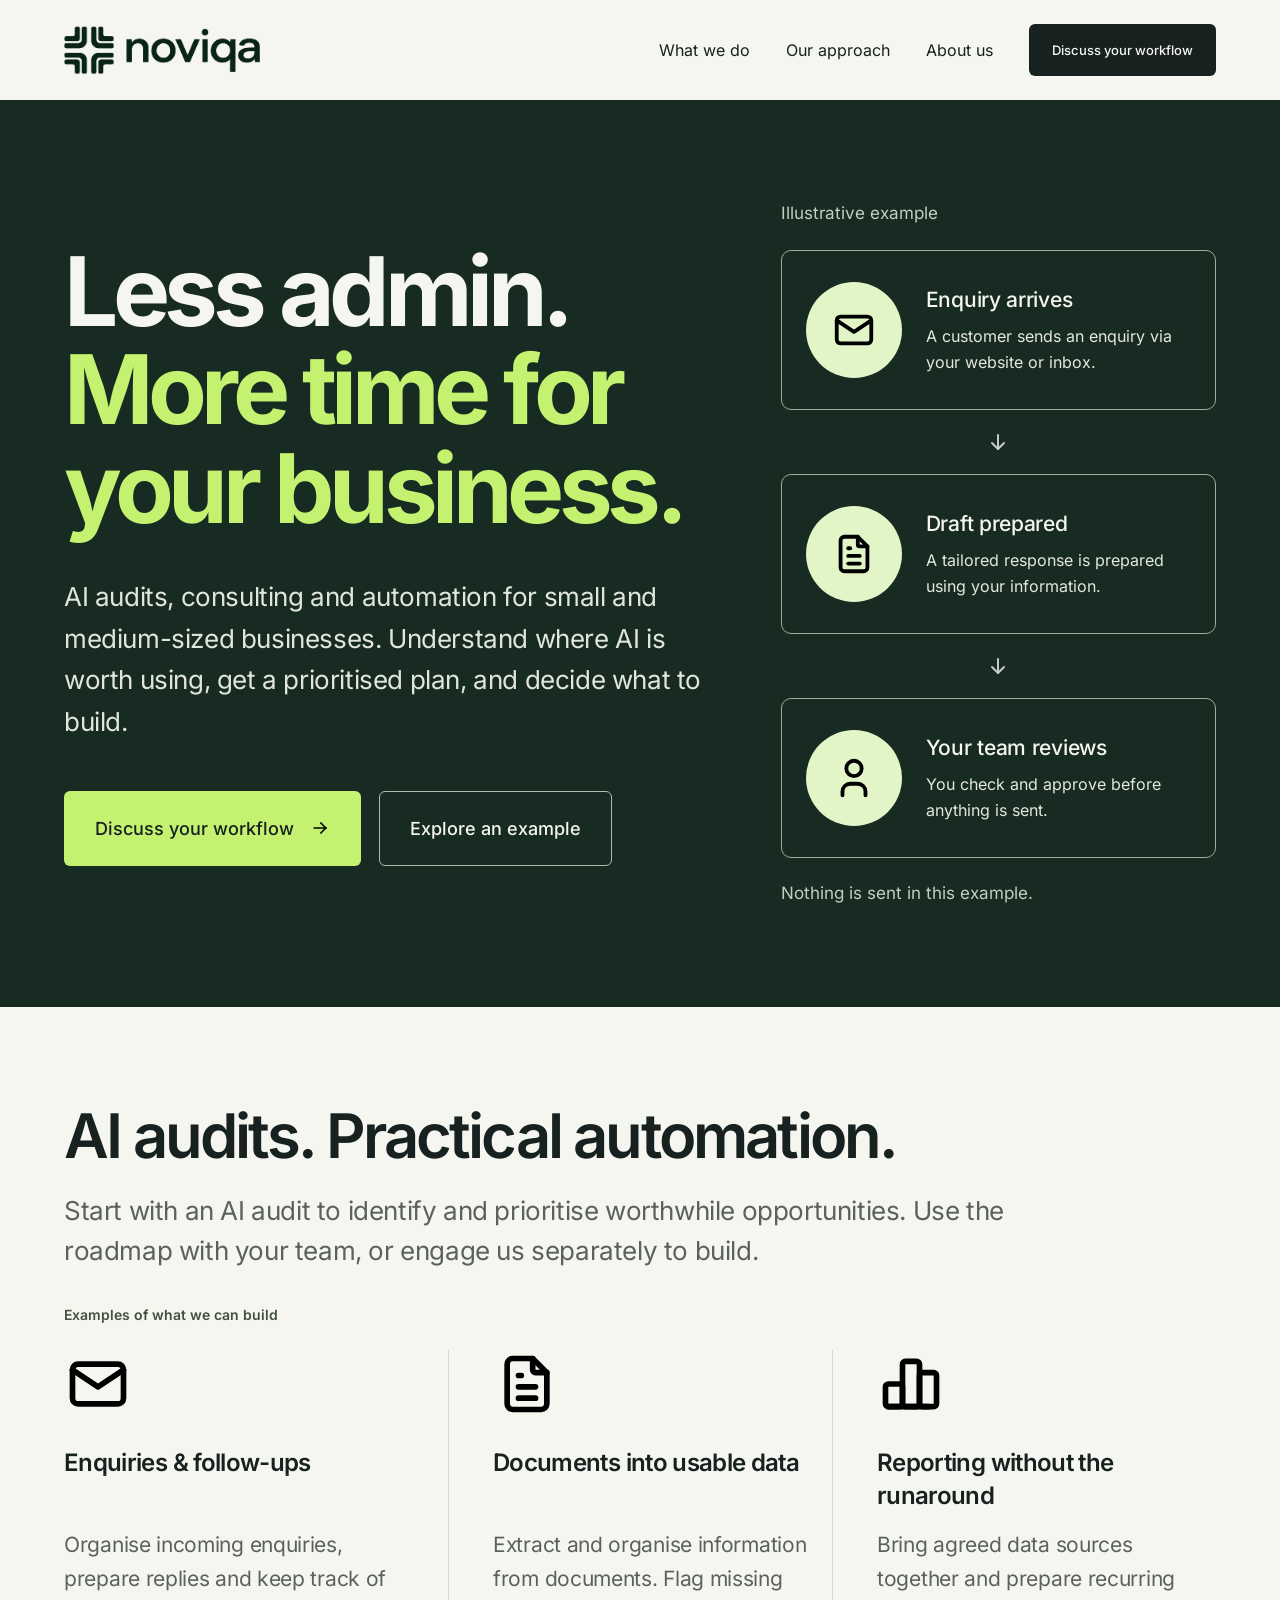
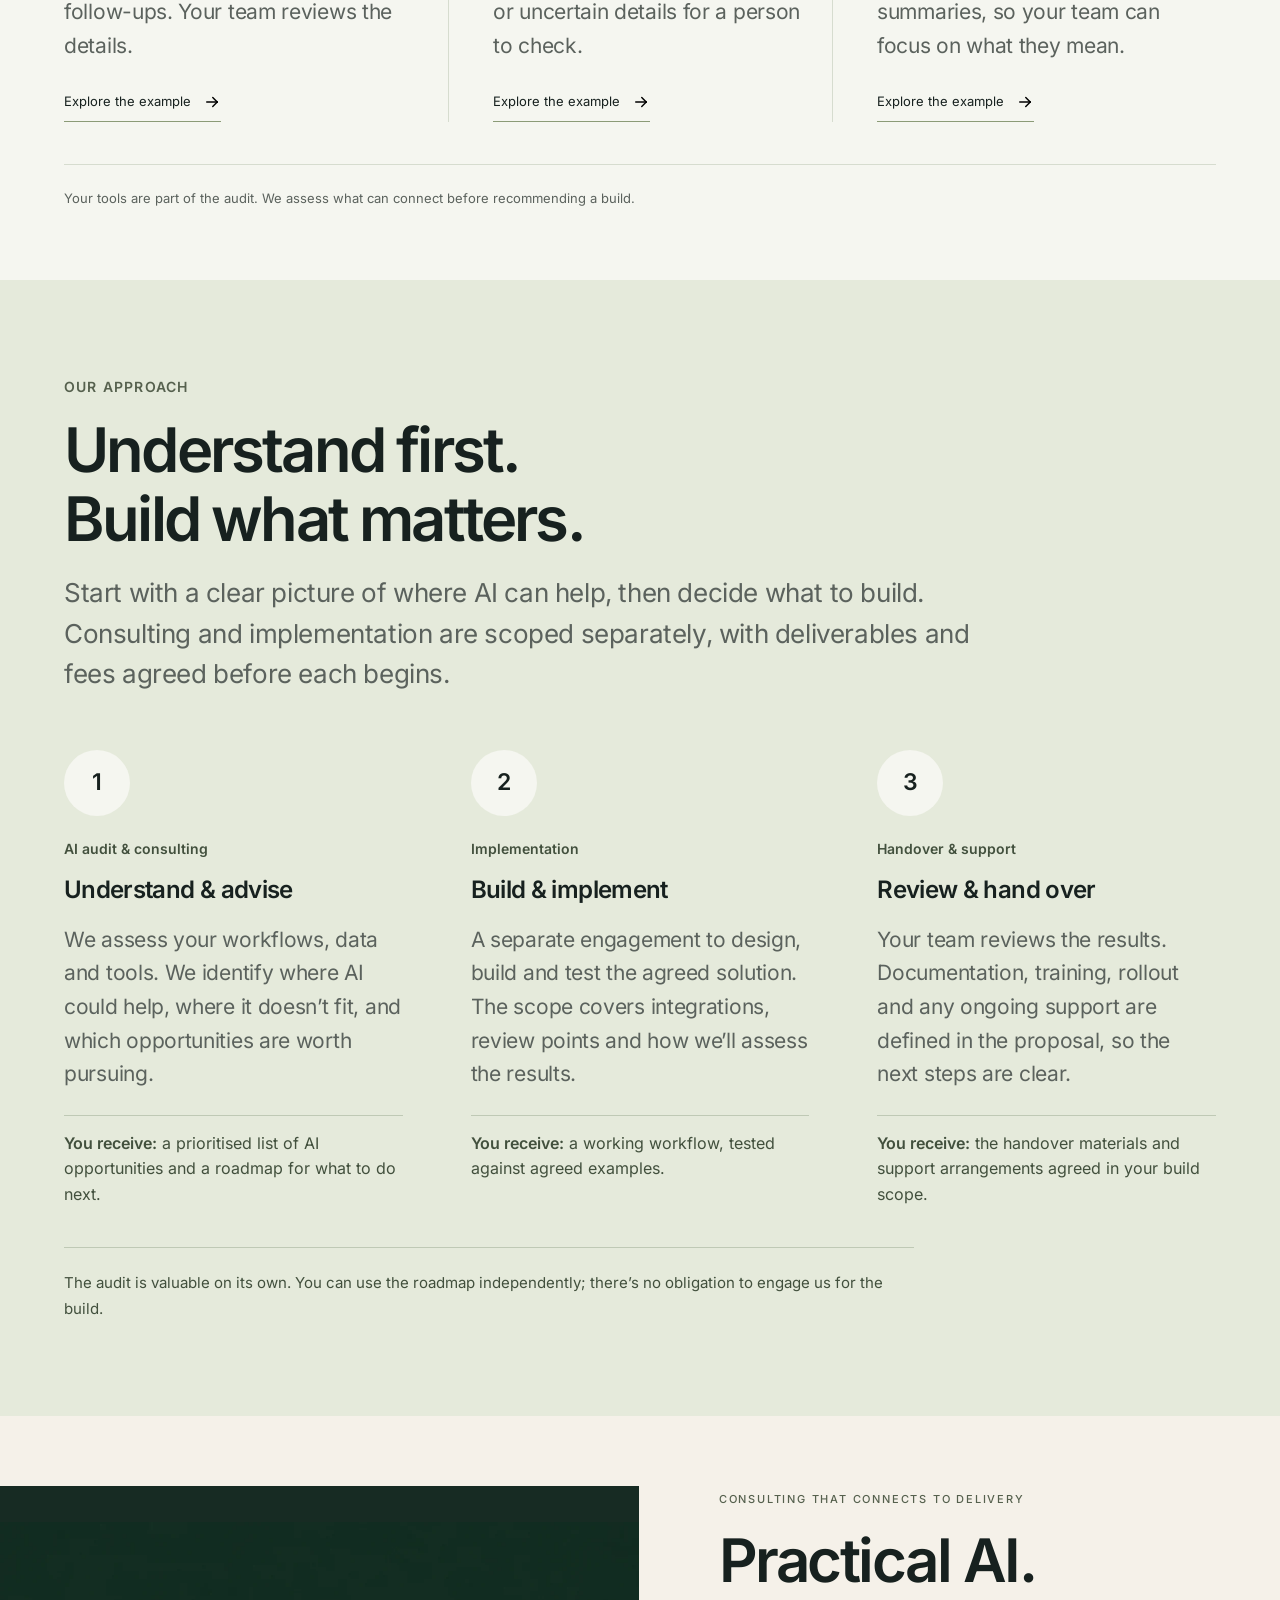
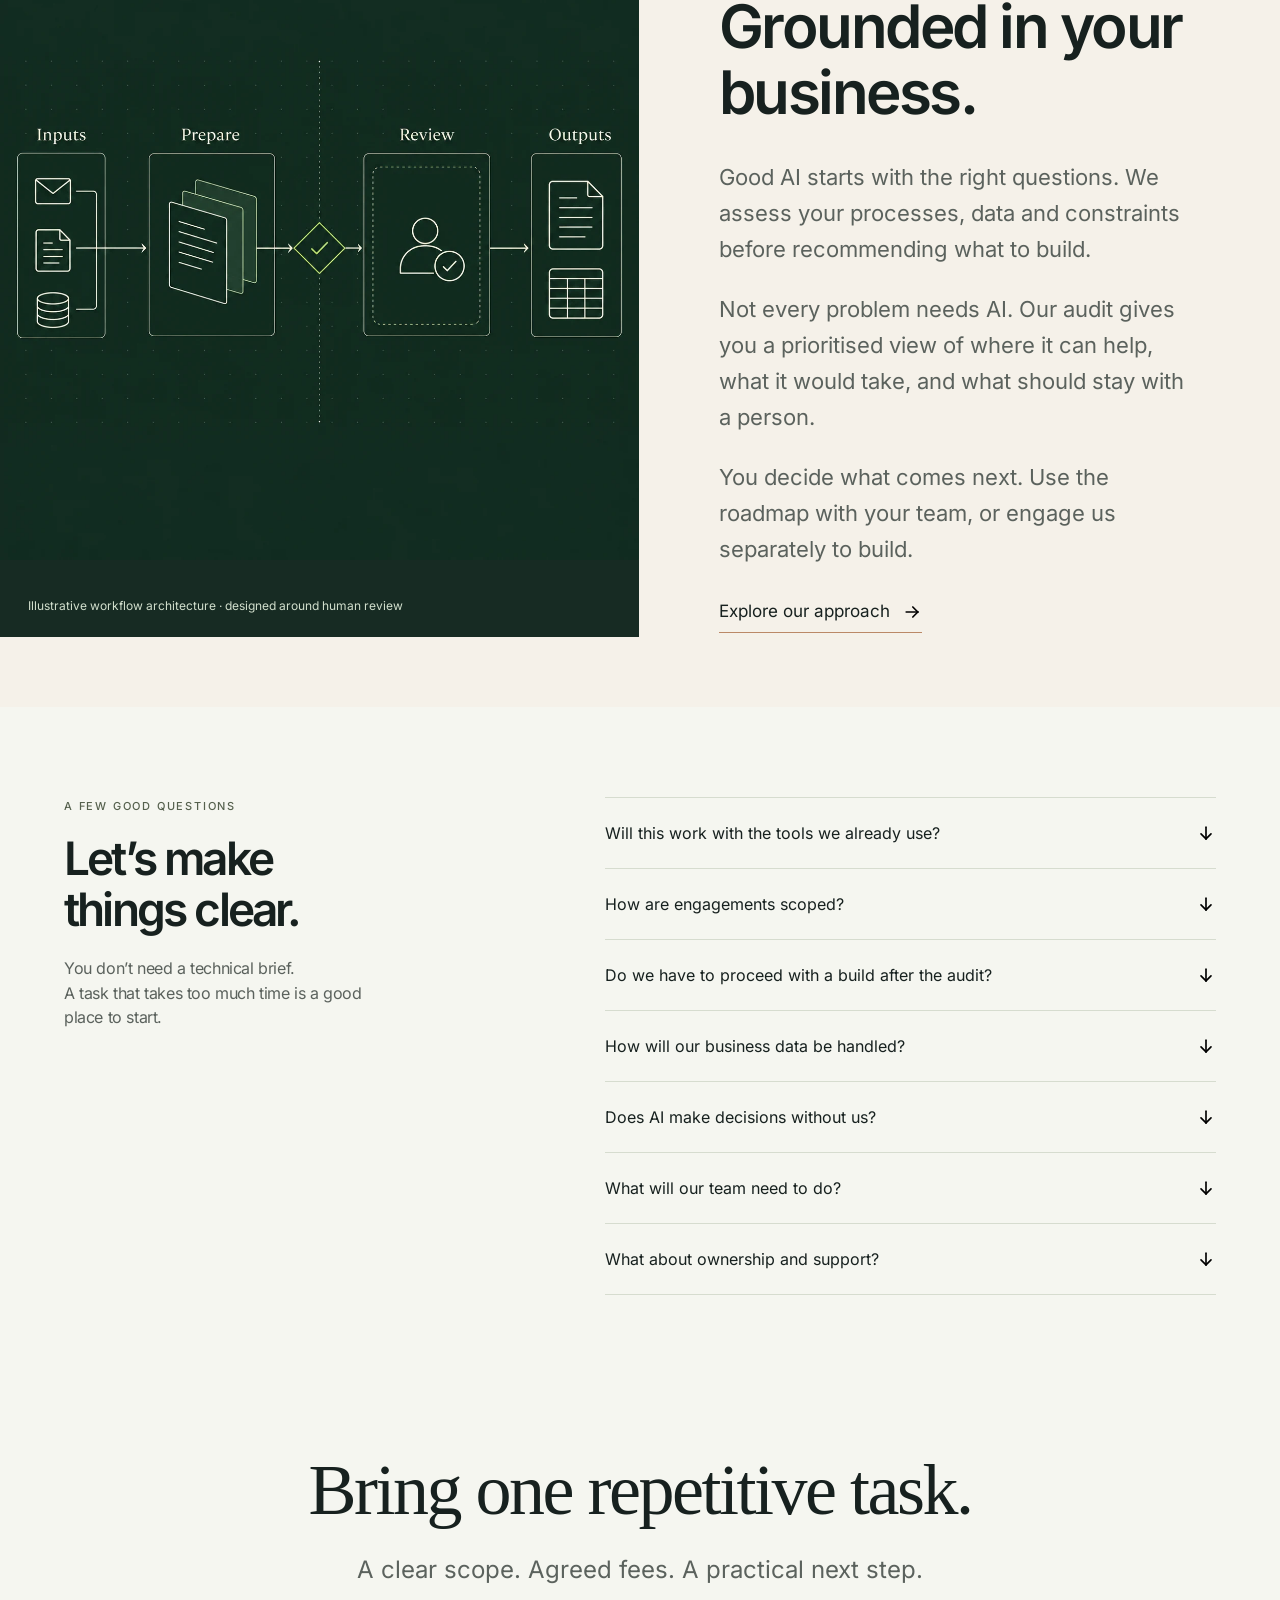
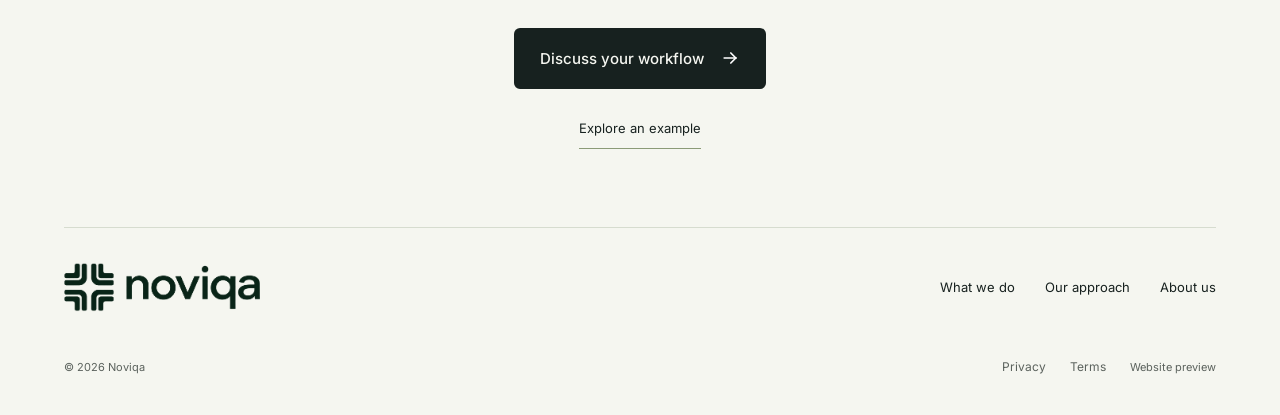
<file: app.html>
<!doctype html>
<html lang="en">
<head>
  <meta charset="UTF-8">
  <meta name="viewport" content="width=device-width, initial-scale=1">
  <meta name="description" content="AI auditing, consulting and implementation for small and medium-sized businesses. Clear priorities, agreed fees, and practical workflows with your team in control.">
  <meta name="theme-color" content="#17211f">
  <title>Noviqa | Less admin. More time for your business.</title>
  <link rel="icon" href="assets/brand/converge-symbol.png" type="image/png">
  <link rel="preload" href="assets/fonts/inter-latin-400.woff2" as="font" type="font/woff2" crossorigin>
  <link rel="preload" href="assets/fonts/inter-latin-700.woff2" as="font" type="font/woff2" crossorigin>
  <link rel="stylesheet" href="styles.css">
  <script src="script.js" defer></script>
</head>
<body>
  <a class="skip-link" href="#main">Skip to content</a>
  <header class="site-header">
    <div class="container header-inner">
      <a class="wordmark logo-wordmark" href="#" aria-label="Noviqa home"><span class="brand-logo-frame"><img class="brand-logo-image" src="assets/brand/converge-lockup.png" alt="Noviqa" width="2172" height="724"></span></a>
      <button class="menu-toggle icon-button" aria-expanded="false" aria-controls="main-navigation" aria-label="Open navigation"><img src="assets/icons/menu-2.svg" alt="" width="24" height="24"></button>
      <nav id="main-navigation" aria-label="Main navigation">
        <a href="#services">What we do</a><a href="#process">Our approach</a><a href="#about">About us</a>
        <button class="button button-dark header-cta" data-open="contact-dialog">Discuss your workflow</button>
      </nav>
    </div>
  </header>
  <main id="main">
    <section class="hero" aria-labelledby="hero-title">
      <div class="container hero-grid">
        <div class="hero-copy">
          <h1 id="hero-title">Less admin.<br><span>More time for<br class="desktop-break"> your business.</span></h1>
          <p>AI audits, consulting and automation for small and medium-sized businesses. Understand where AI is worth using, get a prioritised plan, and decide what to build.</p>
          <div class="hero-actions">
            <button class="button button-lime" data-open="contact-dialog">Discuss your workflow <img src="assets/icons/arrow-right.svg" alt="" width="20" height="20"></button>
            <button class="button button-outline" data-open="example-dialog">Explore an example</button>
          </div>
        </div>
        <div class="workflow-preview">
          <p class="workflow-label">Illustrative example</p>
          <ol class="workflow-list">
            <li><div class="workflow-step"><img class="workflow-icon" src="assets/icons/mail.svg" alt="" width="76" height="76"><div><h2>Enquiry arrives</h2><p>A customer sends an enquiry via your website or inbox.</p></div></div><img class="flow-arrow" src="assets/icons/arrow-down.svg" alt="" width="24" height="38"></li>
            <li><div class="workflow-step"><img class="workflow-icon" src="assets/icons/file-text.svg" alt="" width="76" height="76"><div><h2>Draft prepared</h2><p>A tailored response is prepared using your information.</p></div></div><img class="flow-arrow" src="assets/icons/arrow-down.svg" alt="" width="24" height="38"></li>
            <li><div class="workflow-step"><img class="workflow-icon" src="assets/icons/user.svg" alt="" width="76" height="76"><div><h2>Your team reviews</h2><p>You check and approve before anything is sent.</p></div></div></li>
          </ol>
          <p class="workflow-caption">Nothing is sent in this example.</p>
        </div>
      </div>
    </section>
    <section class="services section" id="services" aria-labelledby="services-title">
      <div class="container">
        <h2 class="section-title" id="services-title">AI audits. Practical automation.</h2>
        <p class="section-intro">Start with an AI audit to identify and prioritise worthwhile opportunities. Use the roadmap with your team, or engage us separately to build.</p>
        <p class="service-examples-label">Examples of what we can build</p>
        <div class="service-grid">
          <article class="service"><img class="service-icon" src="assets/icons/mail.svg" alt="" width="54" height="54"><h3>Enquiries &amp; follow-ups</h3><p>Organise incoming enquiries, prepare replies and keep track of follow-ups. Your team reviews the details.</p><button class="text-link" data-example-link="enquiries">Explore the example <img src="assets/icons/arrow-right.svg" alt="" width="18" height="18"></button></article>
          <article class="service"><img class="service-icon" src="assets/icons/file-text.svg" alt="" width="54" height="54"><h3>Documents into usable data</h3><p>Extract and organise information from documents. Flag missing or uncertain details for a person to check.</p><button class="text-link" data-example-link="documents">Explore the example <img src="assets/icons/arrow-right.svg" alt="" width="18" height="18"></button></article>
          <article class="service"><img class="service-icon" src="assets/icons/chart-bar.svg" alt="" width="54" height="54"><h3>Reporting without the runaround</h3><p>Bring agreed data sources together and prepare recurring summaries, so your team can focus on what they mean.</p><button class="text-link" data-example-link="reports">Explore the example <img src="assets/icons/arrow-right.svg" alt="" width="18" height="18"></button></article>
        </div>
        <p class="services-note">Your tools are part of the audit. We assess what can connect before recommending a build.</p>
      </div>
    </section>
    <section class="process section" id="process" aria-labelledby="process-title">
      <div class="container">
        <p class="eyebrow">Our approach</p>
        <h2 class="section-title" id="process-title">Understand first.<br>Build what matters.</h2>
        <p class="section-intro">Start with a clear picture of where AI can help, then decide what to build. Consulting and implementation are scoped separately, with deliverables and fees agreed before each begins.</p>
        <ol class="process-grid">
          <li><span class="step-number">1</span><p class="stage-label">AI audit &amp; consulting</p><h3>Understand &amp; advise</h3><p>We assess your workflows, data and tools. We identify where AI could help, where it doesn’t fit, and which opportunities are worth pursuing.</p><p class="step-deliverable"><strong>You receive:</strong> a prioritised list of AI opportunities and a roadmap for what to do next.</p></li>
          <li><span class="step-number">2</span><p class="stage-label">Implementation</p><h3>Build &amp; implement</h3><p>A separate engagement to design, build and test the agreed solution. The scope covers integrations, review points and how we’ll assess the results.</p><p class="step-deliverable"><strong>You receive:</strong> a working workflow, tested against agreed examples.</p></li>
          <li><span class="step-number">3</span><p class="stage-label">Handover &amp; support</p><h3>Review &amp; hand over</h3><p>Your team reviews the results. Documentation, training, rollout and any ongoing support are defined in the proposal, so the next steps are clear.</p><p class="step-deliverable"><strong>You receive:</strong> the handover materials and support arrangements agreed in your build scope.</p></li>
        </ol>
        <p class="process-note">The audit is valuable on its own. You can use the roadmap independently; there’s no obligation to engage us for the build.</p>
      </div>
    </section>
    <section class="about section" id="about" aria-labelledby="about-title">
      <div class="container about-grid">
        <figure class="architecture-figure"><img class="about-image" src="assets/workflow-architecture.webp" alt="Illustrative AI workflow architecture: information inputs are prepared and checked, then reviewed by a person before structured outputs." width="1254" height="1254" loading="lazy"><figcaption>Illustrative workflow architecture · designed around human review</figcaption></figure>
        <div class="about-copy">
          <p class="eyebrow">Consulting that connects to delivery</p>
          <h2 id="about-title">Practical AI.<br>Grounded in your business.</h2>
          <p>Good AI starts with the right questions. We assess your processes, data and constraints before recommending what to build.</p>
          <p>Not every problem needs AI. Our audit gives you a prioritised view of where it can help, what it would take, and what should stay with a person.</p>
          <p>You decide what comes next. Use the roadmap with your team, or engage us separately to build.</p>
          <a class="text-link" href="#process">Explore our approach <img src="assets/icons/arrow-right.svg" alt="" width="20" height="20"></a>
        </div>
      </div>
    </section>
    <section class="faq section" id="faq" aria-labelledby="faq-title">
      <div class="container faq-grid">
        <div><p class="eyebrow">A few good questions</p><h2 class="section-title" id="faq-title">Let’s make<br>things clear.</h2><p class="section-intro">You don’t need a technical brief.<br>A task that takes too much time is a good place to start.</p></div>
        <div class="faq-items">
          <details><summary>Will this work with the tools we already use?<img src="assets/icons/arrow-down.svg" alt="" width="20" height="20"></summary><p>That’s one of the questions we assess in the audit. We review the integrations, permissions and data available in your tools, then explain feasibility and limits before you decide on implementation.</p></details>
          <details><summary>How are engagements scoped?<img src="assets/icons/arrow-down.svg" alt="" width="20" height="20"></summary><p>AI auditing and consulting are scoped independently from implementation. For each engagement, we agree the deliverables, fees and timeline before starting, so you know what to expect.</p></details>
          <details><summary>Do we have to proceed with a build after the audit?<img src="assets/icons/arrow-down.svg" alt="" width="20" height="20"></summary><p>No. The audit produces findings and a practical roadmap you can use independently. You decide whether to take the next steps with your team or engage us separately for implementation.</p></details>
          <details><summary>How will our business data be handled?<img src="assets/icons/arrow-down.svg" alt="" width="20" height="20"></summary><p>Before building, we agree what data is needed, which services will process it, who can access it, and any retention requirements. Hosting and provider choices are part of that discussion.</p></details>
          <details><summary>Does AI make decisions without us?<img src="assets/icons/arrow-down.svg" alt="" width="20" height="20"></summary><p>We define the boundaries with you. Routine steps can be automated, while uncertain results, sensitive communications, and important decisions can be routed to a person for approval.</p></details>
          <details><summary>What will our team need to do?<img src="assets/icons/arrow-down.svg" alt="" width="20" height="20"></summary><p>Someone who understands the workflow helps us map it and review the pilot. We agree the time commitment and checkpoints during scoping. A fictional or redacted example is enough for the first conversation.</p></details>
          <details><summary>What about ownership and support?<img src="assets/icons/arrow-down.svg" alt="" width="20" height="20"></summary><p>Ownership, access, handover, and any ongoing costs are set out in the proposal. Training, monitoring, maintenance, and future improvements are agreed as part of the rollout and support arrangements.</p></details>
        </div>
      </div>
    </section>
    <section class="closing section" id="contact" aria-labelledby="contact-title">
      <div class="container"><h2 id="contact-title">Bring one repetitive task.</h2><p>A clear scope. Agreed fees. A practical next step.</p><button class="button button-dark" data-open="contact-dialog">Discuss your workflow <img src="assets/icons/arrow-right.svg" alt="" width="20" height="20"></button><button class="closing-example text-link" data-open="example-dialog">Explore an example</button></div>
    </section>
  </main>
  <footer class="site-footer">
    <div class="container footer-top"><a class="wordmark logo-wordmark" href="#" aria-label="Noviqa home"><span class="brand-logo-frame"><img class="brand-logo-image" src="assets/brand/converge-lockup.png" alt="Noviqa" width="2172" height="724"></span></a><nav aria-label="Footer navigation"><a href="#services">What we do</a><a href="#process">Our approach</a><a href="#about">About us</a></nav></div>
    <div class="container footer-bottom"><p>© <span id="year">2026</span> Noviqa</p><div><button data-policy="privacy">Privacy</button><button data-policy="terms">Terms</button><span>Website preview</span></div></div>
  </footer>

  <dialog class="example-dialog" id="example-dialog" aria-labelledby="example-heading">
    <div class="dialog-header"><p class="eyebrow">Explore a workflow</p><button class="icon-button" data-close aria-label="Close example"><img src="assets/icons/x.svg" alt="" width="24" height="24"></button></div>
    <h2 id="example-heading">A little less manual.</h2>
    <p class="dialog-intro">Fictional inputs and prewritten outputs. Nothing is sent or connected to your systems.</p>
    <div class="demo-tabs" role="tablist" aria-label="Example workflows">
      <button id="tab-enquiries" role="tab" aria-selected="true" aria-controls="demo-panel" data-example="enquiries">Enquiries</button>
      <button id="tab-documents" role="tab" aria-selected="false" aria-controls="demo-panel" tabindex="-1" data-example="documents">Documents</button>
      <button id="tab-reports" role="tab" aria-selected="false" aria-controls="demo-panel" tabindex="-1" data-example="reports">Reporting</button>
    </div>
    <div id="demo-panel" role="tabpanel" aria-labelledby="tab-enquiries" tabindex="0">
      <h3 id="demo-title">Give every enquiry a clear next step.</h3>
      <div class="sample-grid"><div><h4>Incoming work · fictional sample</h4><p id="sample-input"></p></div><div><h4>Prepared output · illustration</h4><p id="sample-output"></p></div></div>
      <p class="review-note" id="sample-review"></p>
      <div class="demo-controls"><button class="button button-dark" id="sample-approve">Simulate approval</button><button class="text-link" id="sample-reset"><img src="assets/icons/refresh.svg" alt="" width="18" height="18">Reset example</button></div>
      <p id="sample-status" role="status" aria-live="polite"></p>
      <p class="measure"><strong>What we’d measure:</strong> <span id="demo-measure"></span></p>
    </div>
  </dialog>
  <dialog class="contact-dialog" id="contact-dialog" aria-labelledby="contact-heading">
    <div class="dialog-header"><p class="eyebrow">Start with the work</p><button class="icon-button" data-close aria-label="Close workflow brief"><img src="assets/icons/x.svg" alt="" width="24" height="24"></button></div>
    <h2 id="contact-heading">What’s taking up<br>too much of your day?</h2>
    <p class="dialog-intro">A couple of sentences is enough. Describe the task, the tools involved, and what you’d like to improve.</p>
    <p class="engagement-note">Consulting and implementation are scoped separately, with deliverables and fees agreed before work begins.</p>
    <p class="preview-notice">This preview prepares a brief on your device. It doesn’t send an enquiry. Contact and booking details will be added before launch.</p>
    <form id="brief-form">
      <label for="brief-task">The repetitive task <span>(required)</span></label>
      <textarea id="brief-task" name="task" rows="3" required maxlength="2000" placeholder="For example, we copy each enquiry from our inbox into a spreadsheet…"></textarea>
      <label for="brief-tools">The tools you use <span>(optional)</span></label><input id="brief-tools" name="tools" maxlength="300" placeholder="Your inbox, spreadsheets, CRM…">
      <label for="brief-goal">What would make this better? <span>(optional)</span></label><input id="brief-goal" name="goal" maxlength="500" placeholder="Less retyping, fewer missed follow-ups…">
      <button class="button button-dark" type="submit">Prepare my brief <img src="assets/icons/arrow-right.svg" alt="" width="20" height="20"></button>
    </form>
    <div id="brief-result" hidden><label for="prepared-brief">Your workflow brief</label><textarea id="prepared-brief" rows="7" readonly></textarea><div class="brief-actions"><button class="button button-dark" id="copy-brief">Copy brief</button><button class="text-link" id="edit-brief">Edit brief</button></div><p id="brief-status" role="status" aria-live="polite"></p></div>
    <p class="small-note">Use a fictional or redacted example. Please don’t include passwords, personal information, or sensitive business data.</p>
  </dialog>
  <dialog class="policy-dialog" id="policy-dialog" aria-labelledby="policy-heading"><div class="dialog-header"><p class="eyebrow">Website preview</p><button class="icon-button" data-close aria-label="Close information"><img src="assets/icons/x.svg" alt="" width="24" height="24"></button></div><h2 id="policy-heading"></h2><p id="policy-copy"></p><button class="button button-dark" data-close>Back to the website</button></dialog>
</body>
</html>
</file>
<file: styles.css>
@font-face{font-family:Inter;src:url('assets/fonts/inter-latin-400.woff2') format('woff2');font-weight:400;font-display:swap}
@font-face{font-family:Inter;src:url('assets/fonts/inter-latin-500.woff2') format('woff2');font-weight:500;font-display:swap}
@font-face{font-family:Inter;src:url('assets/fonts/inter-latin-600.woff2') format('woff2');font-weight:600;font-display:swap}
@font-face{font-family:Inter;src:url('assets/fonts/inter-latin-700.woff2') format('woff2');font-weight:700;font-display:swap}
:root{--ink:#17211f;--forest:#172b23;--paper:#f5f6f0;--cream:#f5f1e9;--sage:#e5eadb;--lime:#c4f270;--muted:#5b625d;--line:#d6dccf;--serif:Georgia,'Times New Roman',serif}
*{box-sizing:border-box}
html{scroll-behavior:smooth;scroll-padding-top:32px}
body{margin:0;background:var(--paper);color:var(--ink);font:400 16px/1.65 Inter,Arial,Helvetica,sans-serif;-webkit-font-smoothing:antialiased}
body.dialog-open{overflow:hidden}
button,input,textarea{font:inherit}
button,a,summary{-webkit-tap-highlight-color:transparent;touch-action:manipulation}
button{cursor:pointer;color:inherit}
button:disabled{cursor:default;opacity:.65}
a{color:inherit;text-decoration:none}
img{max-width:100%}
button,a,input,textarea,summary{outline-offset:5px}
:focus-visible{outline:3px solid #52762d}
.hero :focus-visible{outline-color:var(--lime)}
[hidden]{display:none!important}
.container{width:calc(100% - 128px);max-width:1248px;margin-inline:auto}
.skip-link{position:absolute;left:20px;top:-100px;padding:12px 20px;background:var(--lime);z-index:20}
.skip-link:focus{top:10px}
.site-header{background:var(--paper)}
.header-inner{min-height:100px;display:flex;align-items:center;justify-content:space-between;gap:24px}
.wordmark{font-family:var(--serif);font-size:32px;line-height:1.2;letter-spacing:-1px;white-space:nowrap}
.wordmark.logo-wordmark{display:flex;align-items:center;min-height:48px;line-height:1;letter-spacing:0}
.brand-logo-frame{display:block;position:relative;overflow:hidden;width:196px;aspect-ratio:4;flex-shrink:0}
/* Optical display crop of the selected transparent asset, not a drawn mark. */
.brand-logo-image{display:block;position:absolute;width:110.478128%;left:-5.340793%;top:-24.059003%;max-width:none;height:auto}
@media(max-width:900px){.brand-logo-frame{width:176px}}
@media(max-width:700px){.brand-logo-frame{width:172px}}
.header-inner nav{display:flex;align-items:center;gap:36px;font-size:16px}
.header-inner nav>a{padding-block:12px}
.header-inner nav>a:hover,.site-footer a:hover{text-decoration:underline;text-underline-offset:5px}
.button{display:inline-flex;align-items:center;justify-content:center;gap:16px;border:1px solid transparent;border-radius:6px;padding:19px 25px;font-size:15px;font-weight:500;line-height:1.4;min-height:58px;text-align:center;transition:background .18s ease,border-color .18s ease,transform .18s ease}
.button:hover{transform:translateY(-2px)}
.button img{flex-shrink:0}
.button-dark{background:var(--ink);color:var(--paper)}
.button-dark:hover{background:#30483a}
.button-dark img{filter:invert(1)}
.button-lime{background:var(--lime);color:var(--ink)}
.button-lime:hover{background:#d5ff93}
.button-outline{border-color:#afbbb2;background:transparent;color:var(--paper)}
.button-outline:hover{background:#ffffff0c;border-color:var(--lime)}
.header-cta{padding:15px 22px;min-height:52px;font-size:13px}
.icon-button{border:0;background:transparent;min-width:44px;min-height:44px;display:grid;place-items:center;border-radius:4px}
.icon-button:hover{background:#17211f0c}
.menu-toggle{display:none}
.hero{background:var(--forest);color:var(--paper)}
.hero-grid{display:grid;grid-template-columns:minmax(0,1.5fr) minmax(0,1fr);align-items:center;gap:64px;min-height:870px;padding-block:100px}
.hero h1{font-size:clamp(66px,7.5vw,108px);line-height:1.03;letter-spacing:-5.5px;font-weight:700;margin:0 0 38px}
.hero h1 span{color:var(--lime)}
.hero-copy>p{font-size:26px;line-height:1.6;max-width:690px;margin:0;color:#e0e6de;letter-spacing:-.4px}
.hero-actions{display:flex;flex-wrap:wrap;gap:18px;margin-top:48px;align-items:center}
.hero-actions .button{font-size:18px;padding:24px 30px}
.workflow-label,.workflow-caption{font-size:17px;color:#c2cdc4;line-height:1.6;margin:0}
.workflow-label{margin-bottom:23px}
.workflow-caption{margin-top:22px}
.workflow-list{list-style:none;margin:0;padding:0}
.workflow-step{display:flex;align-items:center;gap:24px;border:1px solid #9ead9d;border-radius:10px;padding:27px 24px;min-height:160px}
.workflow-icon{background:#e1f5c6;border-radius:50%;padding:25px;flex-shrink:0;width:96px;height:96px}
.workflow-step h2{font-size:21px;line-height:1.4;font-weight:500;margin:0 0 9px;letter-spacing:-.3px}
.workflow-step p{font-size:16px;line-height:1.65;margin:0;color:#e2e8e0}
.flow-arrow{display:block;margin:13px auto;filter:invert(1);opacity:.75;height:38px;width:24px}
.section{padding-block:95px}
.section-title{font-size:clamp(36px,4.8vw,70px);line-height:1.12;letter-spacing:-2.8px;font-weight:600;margin:0 0 20px}
.section-intro{font-size:26px;line-height:1.55;color:var(--muted);max-width:960px;margin:0;letter-spacing:-.4px}
.services{padding-bottom:70px}
.service-examples-label{font-size:14px;line-height:1.6;font-weight:600;color:#42503d;margin:32px 0 0}
.service-examples-label+.service-grid{margin-top:24px}
.service-grid{display:grid;grid-template-columns:repeat(3,minmax(0,1fr));margin-top:66px}
.service{padding-right:35px}
.service+.service{border-left:1px solid var(--line);padding-left:44px;padding-right:24px}
.service:last-child{padding-right:0}
.service-icon{display:block;width:68px;height:68px;margin-bottom:29px}
.service h3,.process-grid h3{font-size:24px;line-height:1.35;letter-spacing:-.65px;font-weight:600;margin:0 0 16px}
.service p,.process-grid p{font-size:21px;line-height:1.6;letter-spacing:-.3px;color:var(--muted);margin:0}
.text-link{border:0;border-bottom:1px solid #8b9b77;background:transparent;display:inline-flex;align-items:center;gap:12px;padding:6px 0;font-size:14px;line-height:1.5;text-align:left;min-height:40px}
.text-link:hover{border-color:var(--ink);color:#344d27}
.service .text-link{margin-top:20px;font-size:13px}
.services-note{color:var(--muted);font-size:13px;margin:42px 0 0;padding-top:23px;border-top:1px solid var(--line)}
.process{background:var(--sage)}
.process-grid{list-style:none;display:grid;grid-template-columns:repeat(3,minmax(0,1fr));gap:68px;margin:56px 0 0;padding:0}
.step-number{display:flex;align-items:center;justify-content:center;background:var(--paper);width:66px;height:66px;border-radius:50%;font-size:23px;font-weight:600;margin-bottom:22px}
.process-grid .step-deliverable{font-size:16px;line-height:1.6;letter-spacing:0;color:#42503d;margin-top:24px;border-top:1px solid #bfc9b5;padding-top:15px}
.process-grid .step-deliverable strong{font-weight:600}
.process-grid .stage-label{font-size:14px;line-height:1.5;letter-spacing:0;text-transform:none;font-weight:600;color:#42503d;margin:0 0 12px;min-height:24px}
.process-note{font-size:15px;line-height:1.7;max-width:850px;border-top:1px solid #bfc9b5;padding-top:22px;margin:40px 0 0;color:#42503d}
.about{background:var(--cream);padding-block:44px}
.about-grid{display:grid;grid-template-columns:1.35fr 1fr;gap:80px;align-items:center;width:100%;max-width:1440px;padding-right:88px}
.architecture-figure{margin:0;background:var(--forest)}
.architecture-figure figcaption{padding:0 28px 22px;font-size:12px;line-height:1.6;color:#d2dfcd}
.about-image{display:block;width:100%;height:710px;object-fit:contain;object-position:center;background:var(--forest)}
.about-copy{padding-block:30px}
.eyebrow{font-size:11px;letter-spacing:1.8px;text-transform:uppercase;font-weight:500;color:#56614e;margin:0 0 18px}
#process .eyebrow{font-size:14px;font-weight:600;letter-spacing:1.2px}
.about h2{font-family:Inter,Arial,Helvetica,sans-serif;font-weight:600;font-size:60px;line-height:1.1;letter-spacing:-2.5px;margin:0 0 34px;max-width:570px}
.about-copy>p:not(.eyebrow){font-size:22px;line-height:1.65;color:var(--muted);margin:0 0 23px;max-width:540px}
.about .text-link{font-size:17px;margin-top:2px;border-bottom-color:#bb8967}
.faq{padding-block:90px 65px}
.faq-grid{display:grid;grid-template-columns:.85fr 1.15fr;gap:90px}
.faq .section-title{font-size:46px}
.faq .section-intro{font-size:16px;max-width:340px}
.faq-items{border-top:1px solid var(--line)}
details{border-bottom:1px solid var(--line)}
summary{list-style:none;display:flex;justify-content:space-between;align-items:center;gap:20px;cursor:pointer;padding-block:23px;font-size:16px;line-height:1.5;min-height:66px}
summary::-webkit-details-marker{display:none}
summary img{flex-shrink:0;transition:transform .2s}
details[open] summary img{transform:rotate(180deg)}
details p{color:var(--muted);font-size:15px;line-height:1.7;margin:0 35px 25px 0}
.closing{text-align:center;padding-block:90px 78px}
.closing h2{font:400 72px/1.12 var(--serif);letter-spacing:-2.5px;margin:0 0 20px}
.closing p{font-size:24px;color:var(--muted);margin:0 0 38px}
.closing-example{display:table;margin:20px auto 0;font-size:13px}
.footer-top{border-top:1px solid var(--line);display:flex;align-items:center;justify-content:space-between;padding-block:35px}
.site-footer nav{display:flex;gap:30px;font-size:13px}
.footer-bottom{display:flex;justify-content:space-between;align-items:center;padding-bottom:28px;color:var(--muted);font-size:11px;gap:20px}
.footer-bottom p{margin:0}
.footer-bottom>div{display:flex;gap:24px;align-items:center}
.footer-bottom button{border:0;background:transparent;font-size:12px;padding:10px 0;min-height:40px}
.footer-bottom button:hover{text-decoration:underline}
dialog{background:var(--paper);color:var(--ink);border:1px solid var(--line);border-radius:14px;padding:35px;max-height:calc(100dvh - 48px);overflow:auto;width:min(640px,calc(100% - 32px));overscroll-behavior:contain}
dialog::backdrop{background:#101b17ba}
.dialog-header{display:flex;align-items:center;justify-content:space-between;gap:20px;margin-bottom:14px}
.dialog-header .eyebrow{margin:0}
dialog h2{font-size:36px;line-height:1.15;letter-spacing:-1.2px;font-weight:600;margin:0 0 20px}
.dialog-intro{color:var(--muted);font-size:15px;margin:0 0 22px}
.example-dialog{width:min(940px,calc(100% - 32px))}
.demo-tabs{display:flex;gap:5px;border-bottom:1px solid var(--line);margin-bottom:25px}
.demo-tabs button{border:0;border-bottom:3px solid transparent;background:transparent;padding:14px 20px;font-size:14px;color:var(--muted);min-height:50px}
.demo-tabs [aria-selected=true]{color:var(--ink);border-bottom-color:#526c32;font-weight:600}
#demo-panel{outline-offset:4px}
#demo-panel h3{font-size:24px;line-height:1.35;font-weight:500;margin:0 0 23px;letter-spacing:-.5px}
.sample-grid{display:grid;grid-template-columns:1fr 1fr;gap:30px}
.sample-grid>div{background:#e9eddf;padding:23px;min-width:0}
.sample-grid h4{font-size:10px;font-weight:600;letter-spacing:1px;text-transform:uppercase;margin:0 0 16px}
.sample-grid p{font-size:14px;line-height:1.7;white-space:pre-line;margin:0;overflow-wrap:anywhere}
.review-note{font-size:13px;border-left:2px solid #92a46b;padding-left:16px;margin:25px 0;color:var(--muted)}
.demo-controls{display:flex;gap:24px;flex-wrap:wrap;align-items:center}
.demo-controls .button{font-size:14px;min-height:48px;padding:14px 20px}
#sample-status{font-size:13px;line-height:1.6;color:#385022;min-height:42px;margin:18px 0}
.measure{border-top:1px solid var(--line);padding-top:18px;font-size:13px;color:var(--muted);margin:0}
.preview-notice{background:var(--sage);padding:15px 18px;font-size:13px;line-height:1.6;margin:0 0 23px}
.engagement-note{font-size:14px;line-height:1.65;margin:0 0 18px;color:var(--ink)}
form label,#brief-result label{display:block;font-size:14px;font-weight:500;margin:18px 0 8px}
form label span{font-size:12px;font-weight:400;color:var(--muted)}
input,textarea{display:block;width:100%;border:1px solid #aab5a2;background:#fffefb;border-radius:5px;padding:12px 14px;font-size:14px;color:var(--ink);line-height:1.6}
input::placeholder,textarea::placeholder{color:#73786d}
textarea{resize:vertical}
form .button{margin-top:24px;min-height:50px;font-size:14px;padding:15px 20px}
.small-note{font-size:11px;line-height:1.6;color:var(--muted);margin:24px 0 0}
.brief-actions{display:flex;gap:24px;align-items:center;margin-top:20px}
.brief-actions .button{padding:14px 22px;min-height:48px}
#brief-status{font-size:13px;color:#385022;min-height:24px}
.policy-dialog>p{color:var(--muted);font-size:15px;margin:20px 0 28px}
@media(min-width:1600px){.hero-grid{min-height:900px}}
@media(max-width:1199px){.container{width:calc(100% - 96px)}.header-inner nav{gap:24px}.hero-grid{gap:38px;min-height:760px;padding-block:85px;grid-template-columns:1.35fr 1fr}.hero h1{font-size:clamp(60px,7.4vw,88px);letter-spacing:-4px}.hero-copy>p{font-size:19px}.hero-actions{gap:12px;margin-top:34px}.hero-actions .button{font-size:13px;padding:17px 18px}.workflow-step{padding:22px 18px;gap:18px;min-height:140px}.workflow-icon{width:62px;height:62px;padding:16px}.workflow-step h2{font-size:16px}.workflow-step p{font-size:12px}.workflow-label,.workflow-caption{font-size:13px}.service+.service{padding-left:28px}.service h3,.process-grid h3{font-size:18px}.service p,.process-grid p{font-size:15px}.process-grid{gap:40px}.about-grid{gap:48px}.about-image{height:560px}.about h2{font-size:48px}.about-copy>p:not(.eyebrow){font-size:16px}.faq-grid{gap:50px}}
@media(max-width:900px){.container{width:calc(100% - 56px)}.wordmark{font-size:25px}.header-inner{min-height:88px}.header-inner nav{gap:18px;font-size:12px}.header-cta{padding:13px 16px;font-size:11px;min-height:46px}.hero-grid{grid-template-columns:1fr 1fr;gap:30px;padding-block:70px;min-height:690px}.hero h1{font-size:62px;letter-spacing:-3px}.hero-copy>p{font-size:17px}.hero-actions .button{font-size:12px;padding:15px 16px;min-height:48px}.workflow-step{gap:14px;padding:20px 15px;min-height:132px}.workflow-icon{width:50px;height:50px;padding:12px}.workflow-step h2{font-size:15px}.workflow-step p{font-size:12px}.flow-arrow{height:26px;margin-block:9px}.section{padding-block:70px}.section-title{font-size:43px}.section-intro{font-size:18px}.service-grid{margin-top:45px}.service{padding-right:20px}.service+.service{padding-left:22px;padding-right:16px}.service-icon{width:44px;height:44px;margin-bottom:22px}.service h3{font-size:17px}.service p{font-size:14px}.service .text-link{font-size:12px}.process-grid{gap:32px;margin-top:40px}.about{padding-block:35px}.about-grid{gap:35px}.about-image{height:510px}.about h2{font-size:40px;letter-spacing:-1.3px;margin-bottom:24px}.about-copy>p:not(.eyebrow){font-size:15px;margin-bottom:18px}.about .text-link{font-size:14px}.faq-grid{gap:35px;grid-template-columns:.8fr 1.2fr}.faq .section-title{font-size:40px}.closing h2{font-size:50px}.closing p{font-size:17px}}
@media(max-width:700px){.container{width:calc(100% - 40px)}.header-inner{min-height:78px;flex-wrap:wrap;gap:0;position:relative}.wordmark{font-size:25px}.menu-toggle{display:grid}.header-inner nav{display:none;width:100%;flex-direction:column;align-items:stretch;gap:0;padding:10px 0 22px;font-size:15px}.header-inner nav.is-open{display:flex}.header-inner nav>a{padding:13px 5px}.header-cta{font-size:14px;margin-top:10px;min-height:48px}.hero-grid{grid-template-columns:1fr;gap:55px;padding-block:57px 54px;min-height:auto}.hero h1{font-size:clamp(49px,10.3vw,68px);letter-spacing:-2.8px;line-height:1.05;margin-bottom:28px}.desktop-break{display:none}.hero-copy>p{font-size:17px;line-height:1.7;letter-spacing:-.2px;max-width:520px}.hero-actions{gap:12px;margin-top:30px}.hero-actions .button{font-size:13px;min-height:51px;padding:15px 18px}.workflow-preview{max-width:520px;width:100%}.workflow-label{font-size:12px;margin-bottom:17px}.workflow-step{min-height:118px;padding:20px;gap:23px}.workflow-icon{width:60px;height:60px;padding:15px}.workflow-step h2{font-size:17px;margin-bottom:6px}.workflow-step p{font-size:13px}.flow-arrow{height:28px;margin-block:10px}.workflow-caption{font-size:12px;margin-top:17px}.section{padding-block:57px}.section-title{font-size:36px;letter-spacing:-1.5px;line-height:1.15;margin-bottom:16px}.section-intro{font-size:17px;line-height:1.65;letter-spacing:-.2px}.service-grid{grid-template-columns:1fr;margin-top:35px}.service,.service+.service,.service:last-child{padding:28px 0;border-left:0;border-bottom:1px solid var(--line)}.service:first-child{padding-top:0}.service-icon{width:44px;height:44px;margin-bottom:20px}.service h3{font-size:20px;letter-spacing:-.6px;margin-bottom:12px}.service p{font-size:16px;max-width:530px}.service .text-link{font-size:13px;margin-top:16px;min-height:44px}.services-note{border:0;padding:0;margin-top:25px;font-size:12px;line-height:1.7}.process-grid{grid-template-columns:1fr;gap:30px;margin-top:35px}.process-grid>li{padding-bottom:28px;border-bottom:1px solid #c8d0bd}.process-grid>li:last-child{border:0;padding-bottom:0}.step-number{width:44px;height:44px;font-size:17px;margin-bottom:17px}.process-grid h3{font-size:21px;margin-bottom:12px}.process-grid p{font-size:16px;max-width:530px}.process-grid .step-deliverable{font-size:16px;margin-top:14px;padding:0;border:0}.about{padding-top:20px}.about-grid{grid-template-columns:1fr;gap:32px}.about-image{height:auto;aspect-ratio:1.1;object-position:50% center}.about-copy{padding-block:0}.eyebrow{font-size:10px;letter-spacing:1.5px}.about h2{font-size:43px;line-height:1.12;max-width:480px}.about-copy>p:not(.eyebrow){font-size:17px;margin-bottom:20px}.about .text-link{font-size:16px;min-height:44px}.faq-grid{grid-template-columns:1fr;gap:30px}.faq .section-title{font-size:36px}.faq .section-title br{display:none}.faq .section-intro{font-size:16px;max-width:450px}.faq .section-intro br{display:none}.faq summary{font-size:15px;padding-block:21px}.faq details p{font-size:14px;margin-right:15px}.closing h2{font-size:44px;line-height:1.1;letter-spacing:-1.8px}.closing p{font-size:16px;max-width:460px;margin:0 auto 30px}.closing .button{font-size:14px;padding:17px 22px;min-height:52px}.closing-example{min-height:44px}.footer-top{align-items:flex-start;flex-direction:column;gap:25px;padding-block:30px}.site-footer nav{gap:24px;font-size:12px}.footer-bottom{flex-direction:column;align-items:flex-start;gap:8px;padding-bottom:20px}.footer-bottom>div{gap:26px}.footer-bottom button{min-height:44px}dialog{padding:22px;max-height:calc(100dvh - 24px);width:calc(100% - 24px)}dialog h2{font-size:29px}.dialog-header{margin-bottom:14px}.dialog-intro{font-size:14px}.demo-tabs{gap:0}.demo-tabs button{flex:1;padding:13px 8px;font-size:13px}.sample-grid{grid-template-columns:1fr;gap:16px}.sample-grid>div{padding:19px}.sample-grid p{font-size:13px}#demo-panel h3{font-size:21px}.demo-controls{gap:16px}#sample-status{min-height:0}.review-note{font-size:12px}.preview-notice{font-size:12px}.small-note{font-size:11px}.brief-actions{gap:20px}}
@media(max-width:360px){.hero h1{font-size:43px;letter-spacing:-2px}.hero-actions{align-items:stretch;flex-direction:column}.hero-actions .button{width:100%}.workflow-step{padding:18px 15px;gap:15px}.workflow-step h2{font-size:15px}.workflow-step p{font-size:12px}.workflow-icon{width:50px;height:50px;padding:12px}.wordmark{font-size:23px}.section-title{font-size:32px}.about h2{font-size:37px}.closing h2{font-size:38px}}
@media(max-width:1199px){.about-grid{width:calc(100% - 96px);padding-right:0;grid-template-columns:1fr 1fr}.step-number{width:56px;height:56px;font-size:20px}}
@media(max-width:900px){.about-grid{width:calc(100% - 56px)}}
@media(max-width:700px){.about-grid{width:calc(100% - 40px);grid-template-columns:1fr}.step-number{width:44px;height:44px;font-size:17px}}
/* Shared desktop rows align links and deliverables without fixed text heights. */
@media(min-width:701px){.service-grid{grid-template-rows:auto auto 1fr auto;row-gap:0}.service{display:grid;grid-template-rows:subgrid;grid-row:span 4}.service .text-link{justify-self:start;align-self:end}.process-grid{grid-template-rows:auto auto auto 1fr auto;row-gap:0}.process-grid>li{display:grid;grid-template-rows:subgrid;grid-row:span 5}}
@media(prefers-reduced-motion:reduce){html{scroll-behavior:auto}*,*::before,*::after{transition:none!important;animation:none!important}}
</file>
